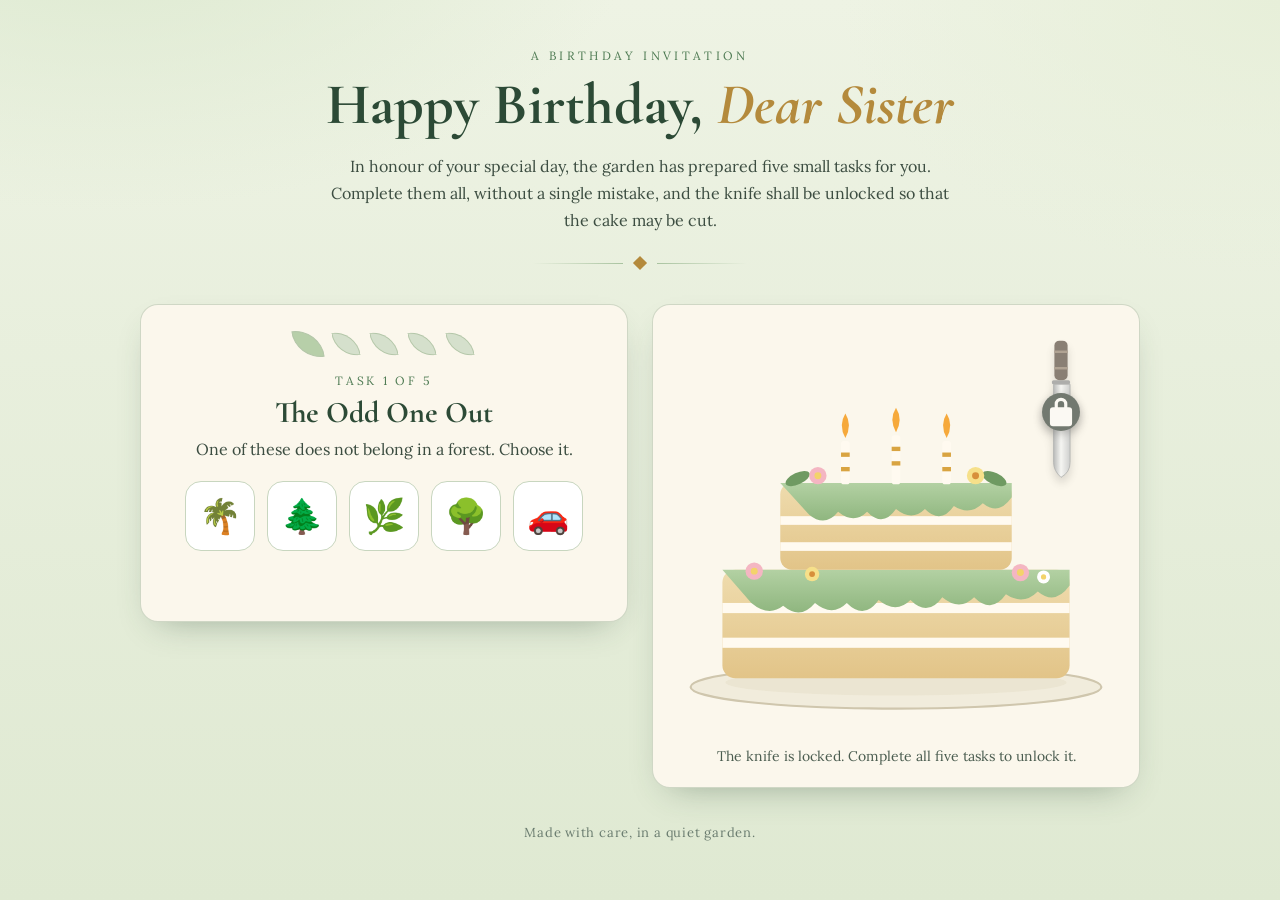
<file: index.html>
<!DOCTYPE html>
<html lang="en">
<head>
  <meta charset="UTF-8" />
  <meta name="viewport" content="width=device-width, initial-scale=1" />
  <title>A Birthday in the Garden</title>
  <link rel="preconnect" href="https://fonts.googleapis.com" />
  <link rel="preconnect" href="https://fonts.gstatic.com" crossorigin />
  <link href="https://fonts.googleapis.com/css2?family=Cormorant+Garamond:wght@500;600;700&family=Lora:wght@400;500&display=swap" rel="stylesheet" />
  <link rel="stylesheet" href="style.css" />
</head>
<body>
  <div id="leaves" aria-hidden="true"></div>
  <canvas id="confetti" aria-hidden="true"></canvas>

  <header class="hero">
    <p class="eyebrow">A Birthday Invitation</p>
    <h1>Happy Birthday, <span id="name">Dear Sister</span></h1>
    <p class="lead">
      In honour of your special day, the garden has prepared five small tasks for you.
      Complete them all, without a single mistake, and the knife shall be unlocked
      so that the cake may be cut.
    </p>
    <div class="rule" aria-hidden="true"><span></span><i></i><span></span></div>
  </header>

  <main class="grid">
    <!-- TASKS -->
    <section class="card tasks" id="tasksCard" aria-live="polite">
      <div class="progress" id="progress" aria-label="Progress"></div>
      <p class="step" id="stepLabel">Task 1 of 4</p>
      <h2 id="taskTitle"></h2>
      <p class="prompt" id="taskPrompt"></p>
      <div id="taskBody"></div>
      <p class="feedback" id="feedback" role="status"></p>
    </section>

    <!-- CAKE -->
    <section class="card cakeCard">
      <div class="stage" id="stage">
        <svg class="cake" viewBox="0 0 300 280" xmlns="http://www.w3.org/2000/svg" role="img" aria-label="A birthday cake decorated with flowers">
          <defs>
            <linearGradient id="gSponge" x1="0" y1="0" x2="0" y2="1">
              <stop offset="0" stop-color="#efdcae" />
              <stop offset="1" stop-color="#e2c488" />
            </linearGradient>
            <linearGradient id="gFrost" x1="0" y1="0" x2="0" y2="1">
              <stop offset="0" stop-color="#b3d1a3" />
              <stop offset="1" stop-color="#8fb67f" />
            </linearGradient>
            <clipPath id="clipLeft"><rect x="0" y="0" width="215" height="280" /></clipPath>
            <clipPath id="clipRight"><rect x="215" y="0" width="85" height="280" /></clipPath>

            <g id="cakeShape">
              <!-- bottom tier -->
              <rect x="30" y="165" width="240" height="75" rx="9" fill="url(#gSponge)" />
              <rect x="30" y="188" width="240" height="7" fill="#fffaf0" />
              <rect x="30" y="212" width="240" height="7" fill="#fffaf0" />
              <path d="M30 165 H270 V176 q-10 14 -22 4 q-10 10 -22 2 q-10 14 -22 2 q-10 10 -22 0 q-10 14 -22 2 q-10 10 -22 0 q-10 14 -22 2 q-10 10 -22 0 q-10 12 -22 2 q-10 8 -22 -2 Z" fill="url(#gFrost)" />
              <!-- top tier -->
              <rect x="70" y="105" width="160" height="60" rx="8" fill="url(#gSponge)" />
              <rect x="70" y="128" width="160" height="6" fill="#fffaf0" />
              <rect x="70" y="146" width="160" height="6" fill="#fffaf0" />
              <path d="M70 105 H230 V115 q-9 13 -20 4 q-9 9 -20 2 q-9 13 -20 2 q-9 9 -20 0 q-9 13 -20 2 q-9 9 -20 0 q-9 11 -20 2 Z" fill="url(#gFrost)" />
              <!-- top flowers & leaves -->
              <g>
                <ellipse cx="82" cy="102" rx="9" ry="4" fill="#6f9a62" transform="rotate(-25 82 102)" />
                <ellipse cx="218" cy="102" rx="9" ry="4" fill="#6f9a62" transform="rotate(25 218 102)" />
                <g transform="translate(96 100)"><circle r="6" fill="#f4b6c2" /><circle r="2.4" fill="#f3d36b" /></g>
                <g transform="translate(205 100)"><circle r="6" fill="#f6e08a" /><circle r="2.4" fill="#d78f3b" /></g>
              </g>
              <!-- tier border flowers -->
              <g>
                <g transform="translate(52 166)"><circle r="6" fill="#f4b6c2" /><circle r="2.4" fill="#f3d36b" /></g>
                <g transform="translate(92 168)"><circle r="5" fill="#f6e08a" /><circle r="2" fill="#d78f3b" /></g>
                <g transform="translate(236 167)"><circle r="6" fill="#f4b6c2" /><circle r="2.4" fill="#f3d36b" /></g>
                <g transform="translate(252 170)"><circle r="4.5" fill="#fff" /><circle r="1.8" fill="#f3d36b" /></g>
              </g>
              <!-- candles -->
              <g>
                <rect x="112" y="76" width="6" height="30" rx="2" fill="#fffaf0" />
                <rect x="112" y="84" width="6" height="3" fill="#d9a441" />
                <rect x="112" y="94" width="6" height="3" fill="#d9a441" />
                <rect x="147" y="72" width="6" height="34" rx="2" fill="#fffaf0" />
                <rect x="147" y="80" width="6" height="3" fill="#d9a441" />
                <rect x="147" y="90" width="6" height="3" fill="#d9a441" />
                <rect x="182" y="76" width="6" height="30" rx="2" fill="#fffaf0" />
                <rect x="182" y="84" width="6" height="3" fill="#d9a441" />
                <rect x="182" y="94" width="6" height="3" fill="#d9a441" />
              </g>
            </g>
          </defs>

          <!-- plate -->
          <ellipse cx="150" cy="246" rx="142" ry="15" fill="#f1ecdc" stroke="#cfc6ad" stroke-width="1.5" />
          <ellipse cx="150" cy="243" rx="118" ry="9" fill="#e8e1cb" opacity=".6" />

          <!-- left (main) part -->
          <g id="cakeLeft" clip-path="url(#clipLeft)"><use href="#cakeShape" /></g>
          <!-- right slice -->
          <g id="cakeSlice" clip-path="url(#clipRight)"><use href="#cakeShape" /></g>

          <!-- flames (outside clipped groups, stay with cake) -->
          <g class="flames">
            <path class="flame" d="M115 74 q-5 -9 0 -17 q5 8 0 17 Z" fill="#f6a93b" />
            <path class="flame f2" d="M150 70 q-5 -9 0 -17 q5 8 0 17 Z" fill="#f6a93b" />
            <path class="flame f3" d="M185 74 q-5 -9 0 -17 q5 8 0 17 Z" fill="#f6a93b" />
          </g>
        </svg>

        <div class="guide" id="guide" aria-hidden="true"></div>

        <div class="knife locked" id="knife" role="button" tabindex="0" aria-label="Knife (locked)">
          <svg viewBox="0 0 40 170" xmlns="http://www.w3.org/2000/svg">
            <defs>
              <linearGradient id="gBlade" x1="0" y1="0" x2="1" y2="0">
                <stop offset="0" stop-color="#9aa3a8" />
                <stop offset=".45" stop-color="#f2f5f6" />
                <stop offset="1" stop-color="#b9c1c5" />
              </linearGradient>
            </defs>
            <rect x="12" y="2" width="16" height="48" rx="6" fill="#6b4a2e" />
            <rect x="12" y="14" width="16" height="3" fill="#a77c4f" />
            <rect x="12" y="34" width="16" height="3" fill="#a77c4f" />
            <rect x="9" y="50" width="22" height="5" rx="2" fill="#8a8f93" />
            <path d="M11 55 H31 V150 Q31 162 20 168 Q11 160 11 150 Z" fill="url(#gBlade)" stroke="#8e979c" stroke-width="1" />
          </svg>
          <span class="lock" id="lock" aria-hidden="true">
            <svg viewBox="0 0 24 24" width="22" height="22"><path fill="#fffaf0" d="M17 9h-1V7a4 4 0 0 0-8 0v2H7a2 2 0 0 0-2 2v8a2 2 0 0 0 2 2h10a2 2 0 0 0 2-2v-8a2 2 0 0 0-2-2Zm-7-2a2 2 0 0 1 4 0v2h-4V7Z"/></svg>
          </span>
        </div>
      </div>
      <p class="hint" id="hint">The knife is locked. Complete all five tasks to unlock it.</p>
    </section>
  </main>

  <!-- FINAL WISH -->
  <section class="wish" id="wish" hidden>
    <div class="card wishCard">
      <p class="eyebrow">With Warmest Wishes</p>
      <h2 id="wishTitle">Happy Birthday</h2>
      <p id="wishText"></p>
      <p class="sign" id="wishSign"></p>
      <button class="ghost" id="again" type="button">Play again</button>
    </div>
  </section>

  <footer class="foot">Made with care, in a quiet garden.</footer>

  <script src="script.js"></script>
</body>
</html>
</file>
<file: style.css>
:root {
  --forest: #2c4a36;
  --moss: #4d7a52;
  --sage: #a9c3a0;
  --mist: #e9f0e1;
  --cream: #fbf7ec;
  --gold: #b48a3c;
  --ink: #26332a;
  --bad: #9b3b32;
  --radius: 18px;
}

* { box-sizing: border-box; }

html { scroll-behavior: smooth; }

body {
  margin: 0;
  min-height: 100vh;
  font-family: "Lora", Georgia, "Times New Roman", serif;
  color: var(--ink);
  background:
    radial-gradient(900px 500px at 8% -10%, #dce9cf 0%, transparent 60%),
    radial-gradient(800px 500px at 100% 0%, #e7efd9 0%, transparent 55%),
    linear-gradient(180deg, #eef3e4 0%, #dfe9d2 100%);
  background-attachment: fixed;
  overflow-x: hidden;
}

/* ---------- Falling leaves ---------- */
#leaves { position: fixed; inset: 0; pointer-events: none; z-index: 0; overflow: hidden; }
.fall {
  position: absolute;
  top: -6vh;
  border-radius: 0 100% 0 100%;
  opacity: .35;
  animation: fall linear infinite;
}
@keyframes fall {
  0%   { transform: translate3d(0, -8vh, 0) rotate(0deg); }
  50%  { transform: translate3d(40px, 50vh, 0) rotate(180deg); }
  100% { transform: translate3d(-20px, 112vh, 0) rotate(360deg); }
}

#confetti { position: fixed; inset: 0; width: 100%; height: 100%; pointer-events: none; z-index: 50; }

/* ---------- Hero ---------- */
.hero, .grid, .wish, .foot { position: relative; z-index: 1; }

.hero { text-align: center; padding: 48px 20px 8px; max-width: 760px; margin: 0 auto; }
.eyebrow {
  margin: 0 0 10px;
  font-size: 12px;
  letter-spacing: .28em;
  text-transform: uppercase;
  color: var(--moss);
}
h1, h2 { font-family: "Cormorant Garamond", Georgia, serif; color: var(--forest); font-weight: 700; }
h1 { margin: 0; font-size: clamp(34px, 6vw, 58px); line-height: 1.1; }
h1 #name { color: var(--gold); font-style: italic; }
.lead { margin: 16px auto 0; max-width: 620px; line-height: 1.7; color: #3c4d41; font-size: 16px; }

.rule { display: flex; align-items: center; justify-content: center; gap: 12px; margin: 24px 0 0; }
.rule span { height: 1px; width: 90px; background: linear-gradient(90deg, transparent, var(--sage)); }
.rule span:last-child { transform: scaleX(-1); }
.rule i { width: 10px; height: 10px; background: var(--gold); transform: rotate(45deg); }

/* ---------- Layout ---------- */
.grid {
  max-width: 1040px;
  margin: 28px auto 0;
  padding: 0 20px;
  display: grid;
  grid-template-columns: 1fr 1fr;
  gap: 24px;
  align-items: start;
}
@media (max-width: 820px) { .grid { grid-template-columns: 1fr; } }

.card {
  background: var(--cream);
  border: 1px solid rgba(77, 122, 82, .25);
  border-radius: var(--radius);
  box-shadow: 0 14px 34px -18px rgba(44, 74, 54, .45);
  padding: 26px 26px 28px;
}

/* ---------- Tasks ---------- */
.progress { display: flex; gap: 12px; justify-content: center; margin-bottom: 16px; }
.leaf {
  width: 26px; height: 26px;
  border-radius: 0 100% 0 100%;
  background: #d5e0cc;
  border: 1px solid #b4c7a9;
  transform: rotate(-8deg);
  transition: background .4s, transform .4s, box-shadow .4s;
}
.leaf.current { background: #b7cfa9; transform: rotate(-8deg) scale(1.15); }
.leaf.done { background: var(--moss); border-color: var(--forest); box-shadow: 0 0 0 4px rgba(77, 122, 82, .15); }

.step { margin: 0; text-align: center; font-size: 12px; letter-spacing: .22em; text-transform: uppercase; color: var(--moss); }
.tasks h2 { margin: 6px 0 6px; text-align: center; font-size: 30px; }
.prompt { margin: 0 0 18px; text-align: center; line-height: 1.6; color: #3c4d41; }

.options { display: grid; gap: 10px; }
button { font-family: inherit; }
.opt, .primary, .pad, .emoji, .ghost {
  cursor: pointer;
  transition: transform .15s, background .2s, border-color .2s, box-shadow .2s;
}
.opt {
  padding: 13px 16px;
  font-size: 16px;
  text-align: left;
  color: var(--ink);
  background: #fff;
  border: 1px solid #c8d6bf;
  border-radius: 12px;
}
.opt:hover { background: var(--mist); border-color: var(--moss); transform: translateY(-1px); }

.primary {
  display: block;
  margin: 16px auto 0;
  padding: 12px 26px;
  font-size: 15px;
  letter-spacing: .04em;
  color: #fff;
  background: var(--forest);
  border: 0;
  border-radius: 999px;
}
.primary:hover:not(:disabled) { background: var(--moss); transform: translateY(-1px); }
.primary:disabled { opacity: .55; cursor: default; }

.emojis { display: flex; flex-wrap: wrap; gap: 12px; justify-content: center; }
.emoji {
  width: 70px; height: 70px;
  font-size: 34px;
  background: #fff;
  border: 1px solid #c8d6bf;
  border-radius: 16px;
}
.emoji:hover { background: var(--mist); transform: translateY(-2px); }

.pads { display: grid; grid-template-columns: repeat(2, 1fr); gap: 12px; max-width: 260px; margin: 0 auto; }
.pad {
  height: 86px;
  font-size: 38px;
  background: #fff;
  border: 1px solid #c8d6bf;
  border-radius: 16px;
}
.pad:disabled { cursor: default; }
.pad.lit { background: #f4e3a6; border-color: var(--gold); box-shadow: 0 0 0 5px rgba(180, 138, 60, .25); transform: scale(1.05); }

.tiles { display: flex; flex-wrap: wrap; gap: 8px; justify-content: center; margin-bottom: 14px; }
.tile {
  width: 38px; height: 44px;
  display: grid; place-items: center;
  font-family: "Cormorant Garamond", Georgia, serif;
  font-size: 26px; font-weight: 700;
  color: var(--forest);
  background: #fff;
  border: 1px solid #c8d6bf;
  border-bottom: 3px solid var(--sage);
  border-radius: 8px;
}
.answer {
  display: block;
  width: 100%;
  max-width: 300px;
  margin: 0 auto;
  padding: 12px 14px;
  font: inherit;
  font-size: 18px;
  letter-spacing: .12em;
  text-transform: uppercase;
  text-align: center;
  color: var(--ink);
  background: #fff;
  border: 1px solid #c8d6bf;
  border-radius: 12px;
}
.answer:focus { outline: 2px solid var(--moss); outline-offset: 1px; }

.feedback { min-height: 24px; margin: 18px 0 0; text-align: center; font-size: 15px; }
.feedback.ok { color: var(--moss); }
.feedback.bad { color: var(--bad); }
.tasks.shake { animation: shake .45s; }
@keyframes shake {
  20%, 60% { transform: translateX(-8px); }
  40%, 80% { transform: translateX(8px); }
}
.fade-in { animation: fadeIn .5s both; }
@keyframes fadeIn { from { opacity: 0; transform: translateY(8px); } to { opacity: 1; transform: none; } }

/* ---------- Pairs & sliding puzzle ---------- */
.meta { margin: 0 0 14px; text-align: center; font-size: 14px; color: #4b5d50; }
.meta b { color: var(--forest); font-size: 17px; }

.cards { display: grid; grid-template-columns: repeat(4, 1fr); gap: 10px; max-width: 340px; margin: 0 auto; }
.card-btn {
  position: relative;
  aspect-ratio: 3 / 4;
  padding: 0;
  font-size: 32px;
  cursor: pointer;
  background: var(--moss);
  border: 1px solid var(--forest);
  border-radius: 12px;
  transition: transform .2s, background .3s;
}
.card-btn:hover:not(.flipped) { transform: translateY(-2px); }
.card-btn .back, .card-btn .face { position: absolute; inset: 0; display: grid; place-items: center; transition: opacity .25s; }
.card-btn .back { opacity: .7; }
.card-btn .face { opacity: 0; }
.card-btn.flipped { background: #fff; border-color: #c8d6bf; }
.card-btn.flipped .back { opacity: 0; }
.card-btn.flipped .face { opacity: 1; }
.card-btn.matched { background: #e3efd6; border-color: var(--moss); }

.slides { display: grid; grid-template-columns: repeat(3, 1fr); gap: 8px; max-width: 270px; margin: 0 auto; }
.slide {
  aspect-ratio: 1;
  font-family: "Cormorant Garamond", Georgia, serif;
  font-size: 34px;
  font-weight: 700;
  color: #fff;
  cursor: pointer;
  background: linear-gradient(160deg, #5f8f5a, #3f6b47);
  border: 1px solid var(--forest);
  border-radius: 12px;
  transition: transform .12s, background .2s;
}
.slide:hover:not(.blank) { transform: scale(1.04); }
.slide.blank { background: rgba(77, 122, 82, .12); border: 1px dashed #b4c7a9; cursor: default; }

/* ---------- Cake & knife ---------- */
.cakeCard { padding-bottom: 20px; }
.stage { position: relative; width: 100%; max-width: 440px; margin: 0 auto; aspect-ratio: 300 / 280; user-select: none; }
.cake { width: 100%; height: 100%; display: block; overflow: visible; }

#cakeSlice { transform-origin: 215px 240px; transition: transform 1.1s cubic-bezier(.3, .8, .3, 1); }
.stage.cut #cakeSlice { transform: translate(34px, 7px) rotate(7deg); }
.stage.cut #cakeLeft { filter: drop-shadow(-2px 0 0 rgba(0, 0, 0, .06)); }

.flame { transform-origin: center bottom; transform-box: fill-box; animation: flicker 1.1s ease-in-out infinite alternate; }
.flame.f2 { animation-delay: .25s; }
.flame.f3 { animation-delay: .5s; }
@keyframes flicker {
  from { transform: scale(1) rotate(-3deg); }
  to   { transform: scale(1.1, 1.18) rotate(3deg); }
}

.guide {
  position: absolute;
  left: 71.66%;
  top: 33%;
  height: 54%;
  width: 0;
  border-left: 2px dashed rgba(180, 138, 60, .9);
  opacity: 0;
  pointer-events: none;
  transition: opacity .6s;
}
.stage.ready .guide { opacity: 1; }
.stage.cut .guide { opacity: 0; }

.knife {
  position: absolute;
  left: 84%;
  top: 2%;
  width: 34px;
  height: 140px;
  cursor: not-allowed;
  touch-action: none;
  z-index: 3;
  filter: drop-shadow(0 6px 5px rgba(0, 0, 0, .2));
  transition: transform .5s cubic-bezier(.3, .8, .3, 1), opacity 1s;
}
.knife svg { width: 100%; height: 100%; display: block; }
.knife.locked { opacity: .7; filter: grayscale(.6) drop-shadow(0 6px 5px rgba(0, 0, 0, .2)); }
.knife.ready { cursor: grab; animation: wiggle 1.6s ease-in-out infinite; }
.knife.dragging { cursor: grabbing; animation: none; transition: none; }
.knife.gone { opacity: 0; pointer-events: none; }
@keyframes wiggle {
  0%, 100% { rotate: -3deg; }
  50% { rotate: 4deg; }
}
.lock {
  position: absolute;
  left: 50%; top: 52%;
  transform: translate(-50%, -50%);
  width: 38px; height: 38px;
  display: grid; place-items: center;
  background: var(--forest);
  border-radius: 50%;
  box-shadow: 0 3px 8px rgba(0, 0, 0, .3);
  transition: transform .4s, opacity .4s;
}
.knife.ready .lock { transform: translate(-50%, -50%) scale(0); opacity: 0; }

.hint { margin: 10px 0 0; text-align: center; font-size: 14px; color: #4b5d50; line-height: 1.5; }

/* ---------- Wish ---------- */
.wish { max-width: 640px; margin: 28px auto 0; padding: 0 20px; }
.wishCard { text-align: center; padding: 36px 28px; }
.wishCard h2 { margin: 0 0 12px; font-size: 38px; }
.wishCard p { line-height: 1.8; margin: 0 0 12px; }
.sign { font-family: "Cormorant Garamond", Georgia, serif; font-style: italic; font-size: 20px; color: var(--gold); }
.wish:not([hidden]) .wishCard { animation: fadeIn .9s both; }
.ghost {
  margin-top: 8px;
  padding: 10px 22px;
  font-size: 14px;
  color: var(--forest);
  background: transparent;
  border: 1px solid var(--moss);
  border-radius: 999px;
}
.ghost:hover { background: var(--mist); }

.foot { text-align: center; padding: 36px 20px 40px; font-size: 13px; color: #6b7d70; letter-spacing: .06em; }

@media (prefers-reduced-motion: reduce) {
  .fall, .flame, .knife.ready { animation: none; }
}
</file>
